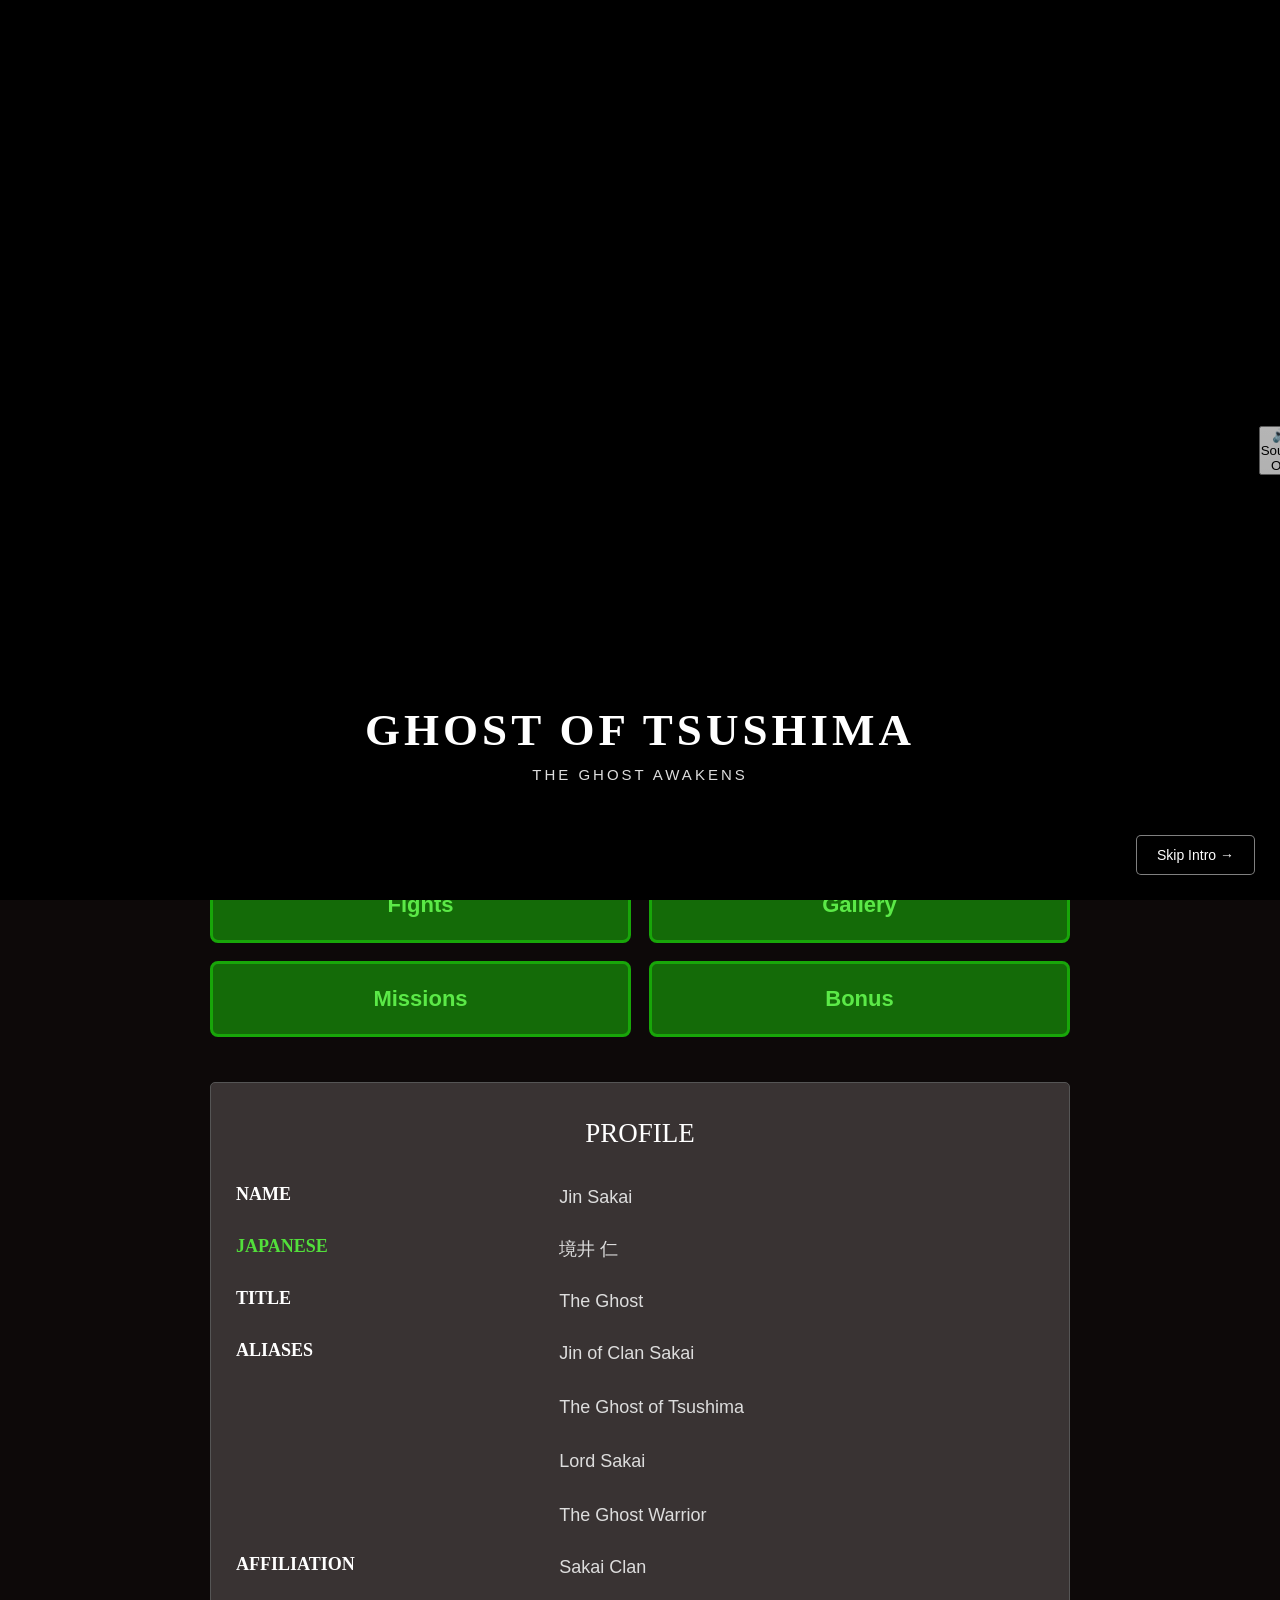
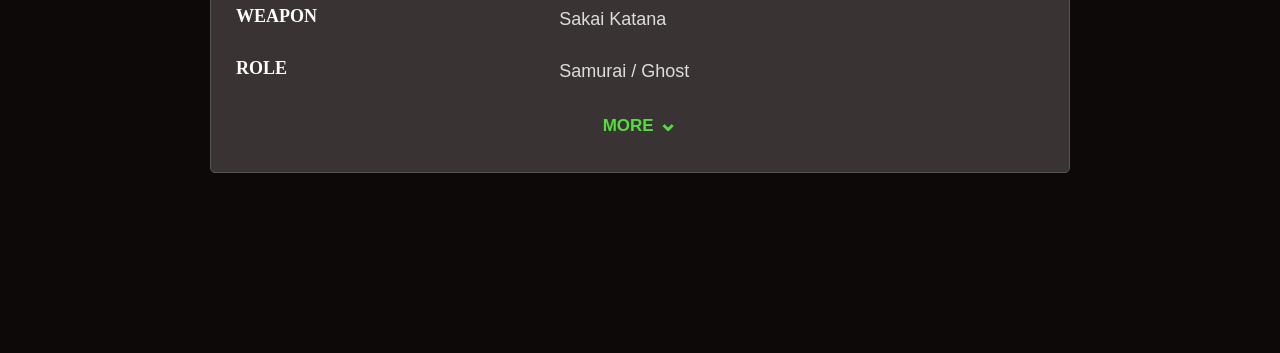
<file: GHOST TUSHIYMA/index.html>
<!DOCTYPE html>
<html lang="en">

<head>

    <meta charset="UTF-8">

    <meta name="viewport"
          content="width=device-width, initial-scale=1.0">

    <title>Jin Sakai | Ghost of Tsushima Wiki</title>

    <link rel="stylesheet" href="style.css">

</head>


<body>


<!-- =====================================================
     INTRO VIDEO
===================================================== -->

<div id="intro-screen">


    <video
        id="intro-video"
        autoplay
        muted
        playsinline
        preload="auto">

        <source src="videos/intro.mp4"
                type="video/mp4">

    </video>


    <div class="intro-overlay"></div>


    <div class="intro-title">

        <h1>
            GHOST OF TSUSHIMA
        </h1>

        <p>
            THE GHOST AWAKENS
        </p>

    </div>


    <!-- SOUND BUTTON -->

    <button
        id="sound-button"
        class="sound-button"
        onclick="enableSound()">

        🔊 Sound On

    </button>


    <!-- SKIP BUTTON -->

    <button
        class="skip-intro"
        onclick="skipIntro()">

        Skip Intro →

    </button>


</div>



<!-- =====================================================
     TOP HEADER
===================================================== -->

<header class="top-header">

    <div class="menu">
        ☰
    </div>

    <div class="logo">
        Ghost <span>Wiki</span>
    </div>

    <div class="header-icon">
        ⌕
    </div>

    <div class="header-icon">
        ♧
    </div>

    <div class="header-icon">
        ◉
    </div>

</header>



<!-- =====================================================
     WIKI HEADER
===================================================== -->

<div class="wiki-header">

    <div class="wiki-menu">
        ☷
    </div>

    <div class="wiki-heading">

        <h2>
            Jin Sakai
        </h2>

        <p>
            GHOST OF TSUSHIMA WIKI
        </p>

    </div>

    <div class="wiki-icon">
        ♡
    </div>

    <div class="wiki-icon">
        🔖
    </div>

</div>



<!-- =====================================================
     MAIN
===================================================== -->

<main class="container">


    <section class="hero">

        <div class="hero-text">

            <h1>
                Jin Sakai
            </h1>

            <p>
                The Ghost of Tsushima
            </p>

        </div>

    </section>



    <!-- =================================================
         NAVIGATION
    ================================================= -->

    <section class="button-grid">


        <a href="overview.html"
           class="wiki-button">

            Overview

        </a>


        <a href="relationship.html"
           class="wiki-button">

            Relationships

        </a>


        <a href="abilities.html"
           class="wiki-button">

            Abilities

        </a>


        <a href="weapons.html"
           class="wiki-button">

            Weapons

        </a>


        <a href="armor.html"
           class="wiki-button">

            Armor

        </a>


        <a href="quotes.html"
           class="wiki-button">

            Quotes

        </a>


        <a href="fights.html"
           class="wiki-button">

            Fights

        </a>


        <a href="gallery.html"
           class="wiki-button">

            Gallery

        </a>


        <a href="missions.html"
           class="wiki-button">

            Missions

        </a>


        <a href="bonus.html"
           class="wiki-button">

            Bonus

        </a>


    </section>



    <!-- =================================================
         PROFILE
    ================================================= -->

    <section class="profile">


        <div class="profile-title">
            PROFILE
        </div>


        <div class="profile-row">

            <div class="profile-label">
                NAME
            </div>

            <div class="profile-value">
                Jin Sakai
            </div>

        </div>


        <div class="profile-row">

            <div class="profile-label green">
                JAPANESE
            </div>

            <div class="profile-value">
                境井 仁
            </div>

        </div>


        <div class="profile-row">

            <div class="profile-label">
                TITLE
            </div>

            <div class="profile-value">
                The Ghost
            </div>

        </div>


        <div class="profile-row">

            <div class="profile-label">
                ALIASES
            </div>

            <div class="profile-value">

                Jin of Clan Sakai
                <br><br>

                The Ghost of Tsushima
                <br><br>

                Lord Sakai
                <br><br>

                The Ghost Warrior

            </div>

        </div>


        <div class="profile-row">

            <div class="profile-label">
                AFFILIATION
            </div>

            <div class="profile-value">
                Sakai Clan
            </div>

        </div>


        <div class="profile-row">

            <div class="profile-label">
                WEAPON
            </div>

            <div class="profile-value">
                Sakai Katana
            </div>

        </div>


        <div class="profile-row">

            <div class="profile-label">
                ROLE
            </div>

            <div class="profile-value">
                Samurai / Ghost
            </div>

        </div>


        <div class="more">

            MORE
            <span class="arrow">⌄</span>

        </div>


    </section>


</main>



<!-- =====================================================
     BOTTOM BAR
===================================================== -->

<div class="recommendations">


    <div class="recommend-tabs">

        <div class="recommend-tab active">
            Just for You
        </div>

        <div class="recommend-tab">
            Popular Pages
        </div>

        <div class="recommend-tab">
            Trending Pages
        </div>

    </div>



    <div class="recommend-cards">


        <a href="index.html"
           class="recommend-card">

            <img src="images/jin.jpg">

            <h3>
                Ghost of Tsushima Wiki
            </h3>

        </a>



        <a href="relationship.html"
           class="recommend-card">

            <img src="images/shimura.jpg">

            <h3>
                Lord Shimura
            </h3>

        </a>



        <a href="relationship.html"
           class="recommend-card">

            <img src="images/yuna.jpg">

            <h3>
                Yuna
            </h3>

        </a>



        <a href="fights.html"
           class="recommend-card">

            <img src="images/khotun.jpg">

            <h3>
                Khotun Khan
            </h3>

        </a>


    </div>

</div>



<!-- =====================================================
     JAVASCRIPT - INTRO VIDEO
===================================================== -->

<script>

const introScreen =
    document.getElementById("intro-screen");

const introVideo =
    document.getElementById("intro-video");

const soundButton =
    document.getElementById("sound-button");


/*
=====================================================
CHECK IF INTRO WAS ALREADY STARTED
IN THIS BROWSER TAB
=====================================================
*/

if (sessionStorage.getItem("ghostIntroPlayed") === "yes") {

    introScreen.classList.add("hide");

} else {

    /*
    Mark it immediately so pressing Back
    will NOT replay the intro.
    */

    sessionStorage.setItem(
        "ghostIntroPlayed",
        "yes"
    );

}


/*
=====================================================
ENABLE SOUND
=====================================================
*/

function enableSound() {

    introVideo.muted = false;

    introVideo.volume = 1;

    introVideo.play();

    soundButton.innerHTML = "🔊 Sound On";

}


/*
=====================================================
WHEN VIDEO COMPLETELY ENDS
=====================================================
*/

introVideo.addEventListener(
    "ended",
    function () {

        closeIntro();

    }
);


/*
=====================================================
SKIP INTRO
=====================================================
*/

function skipIntro() {

    introVideo.pause();

    closeIntro();

}


/*
=====================================================
CLOSE INTRO
=====================================================
*/

function closeIntro() {

    introScreen.classList.add("hide");

}

</script>


</body>

</html>
</file>
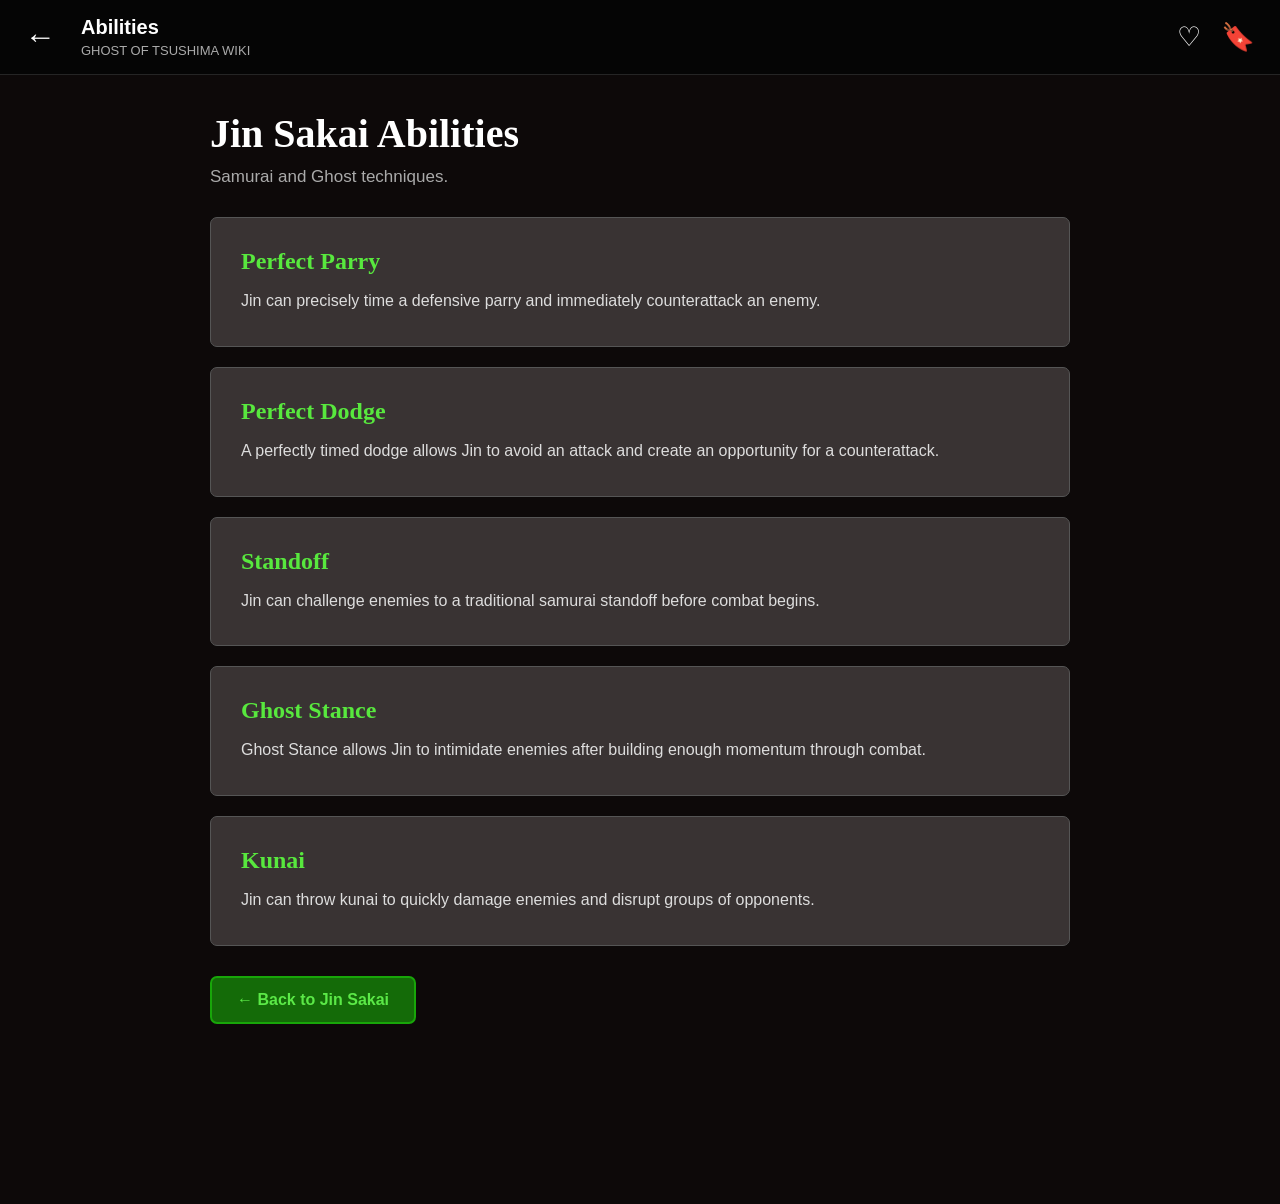
<file: GHOST TUSHIYMA/abilities.html>
<!DOCTYPE html>
<html lang="en">

<head>

<meta charset="UTF-8">
<meta name="viewport" content="width=device-width, initial-scale=1.0">

<title>Jin Sakai - Abilities</title>

<link rel="stylesheet" href="style.css">

</head>


<body>


<header class="wiki-header">

    <a href="index.html"
       class="wiki-menu"
       style="text-decoration:none;color:white;">
        ←
    </a>

    <div class="wiki-heading">

        <h2>Abilities</h2>

        <p>GHOST OF TSUSHIMA WIKI</p>

    </div>

    <div class="wiki-icon">♡</div>

    <div class="wiki-icon">🔖</div>

</header>



<main class="container">


<h1 class="page-title">
    Jin Sakai Abilities
</h1>

<p class="page-subtitle">
    Samurai and Ghost techniques.
</p>



<div class="content-box">

    <h2>
        Perfect Parry
    </h2>

    <p>
        Jin can precisely time a defensive parry and immediately
        counterattack an enemy.
    </p>

</div>



<div class="content-box">

    <h2>
        Perfect Dodge
    </h2>

    <p>
        A perfectly timed dodge allows Jin to avoid an attack and
        create an opportunity for a counterattack.
    </p>

</div>



<div class="content-box">

    <h2>
        Standoff
    </h2>

    <p>
        Jin can challenge enemies to a traditional samurai
        standoff before combat begins.
    </p>

</div>



<div class="content-box">

    <h2>
        Ghost Stance
    </h2>

    <p>
        Ghost Stance allows Jin to intimidate enemies after
        building enough momentum through combat.
    </p>

</div>



<div class="content-box">

    <h2>
        Kunai
    </h2>

    <p>
        Jin can throw kunai to quickly damage enemies and
        disrupt groups of opponents.
    </p>

</div>



<a href="index.html" class="back-button">
    ← Back to Jin Sakai
</a>


</main>

</body>

</html>
</file>
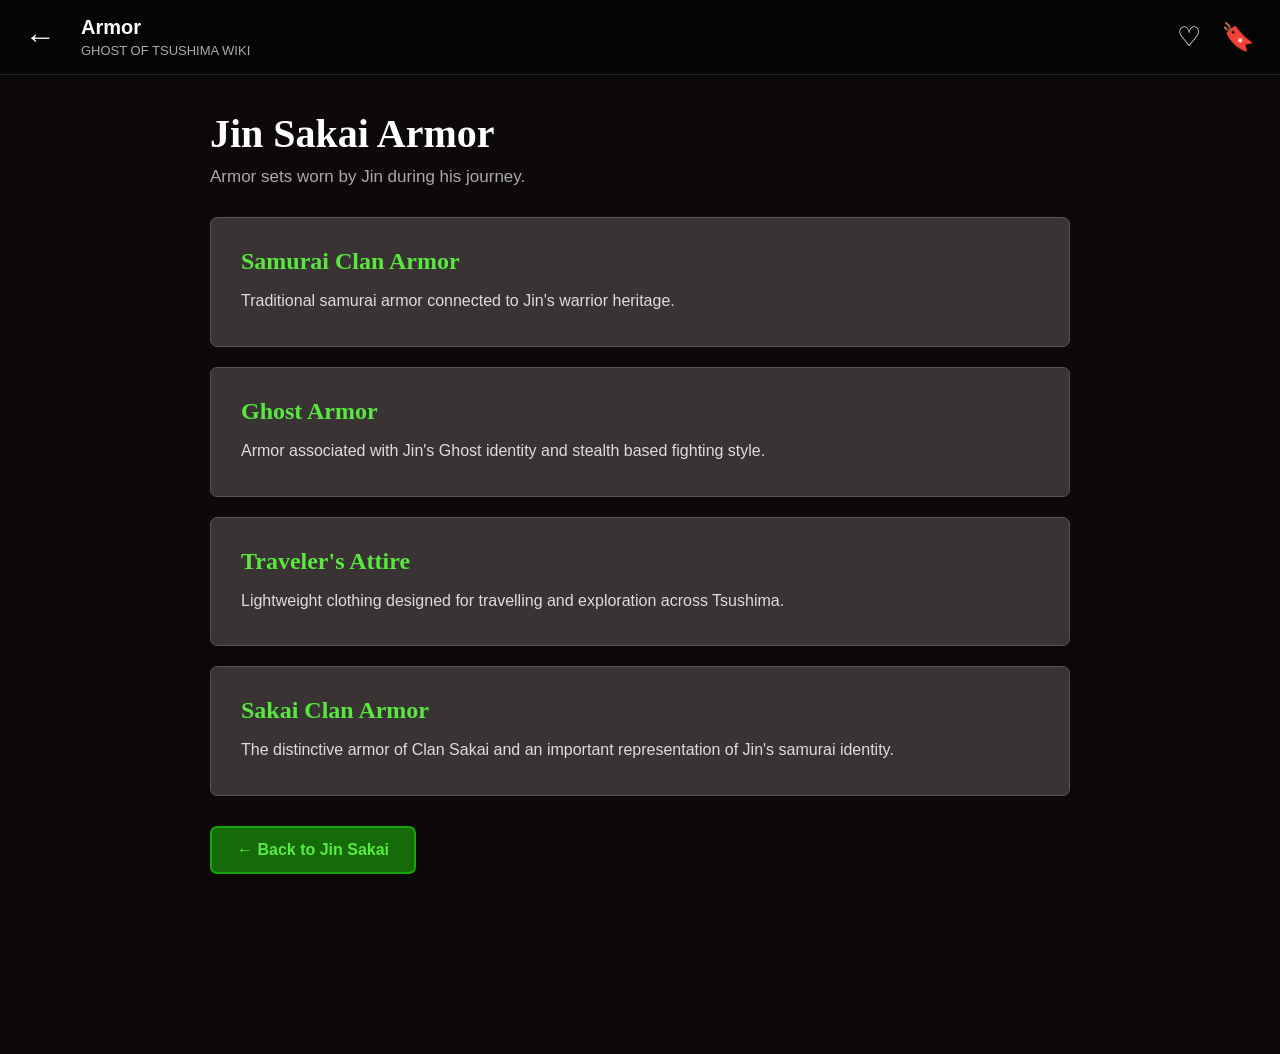
<file: GHOST TUSHIYMA/armor.html>
<!DOCTYPE html>
<html lang="en">

<head>

<meta charset="UTF-8">
<meta name="viewport" content="width=device-width, initial-scale=1.0">

<title>Jin Sakai - Armor</title>

<link rel="stylesheet" href="style.css">

</head>


<body>


<header class="wiki-header">

    <a href="index.html"
       class="wiki-menu"
       style="text-decoration:none;color:white;">
        ←
    </a>

    <div class="wiki-heading">

        <h2>Armor</h2>

        <p>GHOST OF TSUSHIMA WIKI</p>

    </div>

    <div class="wiki-icon">♡</div>

    <div class="wiki-icon">🔖</div>

</header>



<main class="container">


<h1 class="page-title">
    Jin Sakai Armor
</h1>

<p class="page-subtitle">
    Armor sets worn by Jin during his journey.
</p>



<div class="content-box">

    <h2>
        Samurai Clan Armor
    </h2>

    <p>
        Traditional samurai armor connected to Jin's warrior
        heritage.
    </p>

</div>



<div class="content-box">

    <h2>
        Ghost Armor
    </h2>

    <p>
        Armor associated with Jin's Ghost identity and stealth
        based fighting style.
    </p>

</div>



<div class="content-box">

    <h2>
        Traveler's Attire
    </h2>

    <p>
        Lightweight clothing designed for travelling and
        exploration across Tsushima.
    </p>

</div>



<div class="content-box">

    <h2>
        Sakai Clan Armor
    </h2>

    <p>
        The distinctive armor of Clan Sakai and an important
        representation of Jin's samurai identity.
    </p>

</div>



<a href="index.html" class="back-button">
    ← Back to Jin Sakai
</a>


</main>

</body>

</html>
</file>
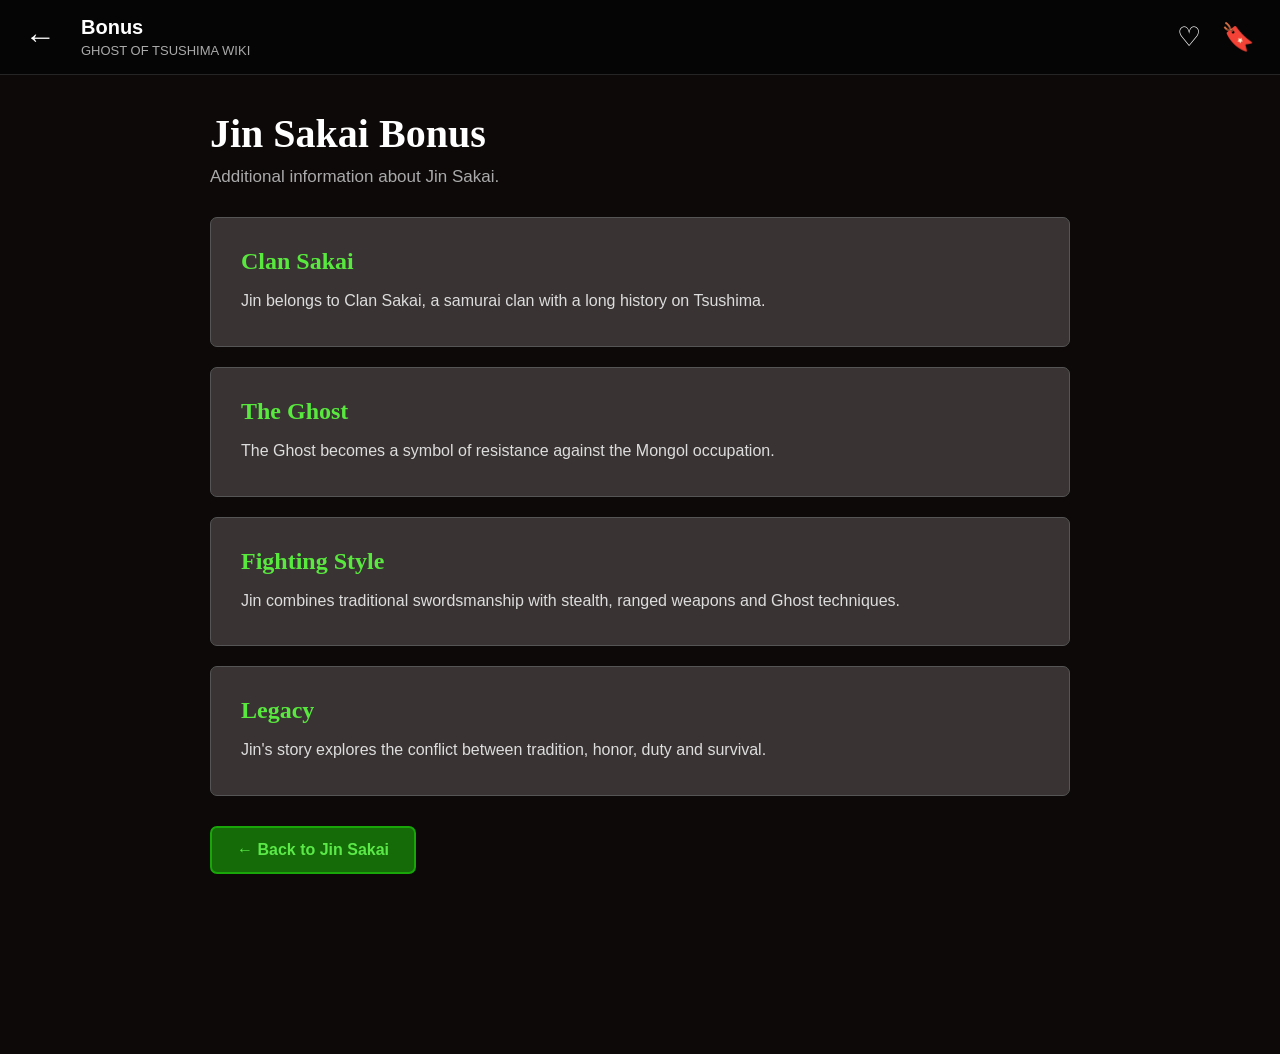
<file: GHOST TUSHIYMA/bonus.html>
<!DOCTYPE html>
<html lang="en">

<head>

<meta charset="UTF-8">
<meta name="viewport" content="width=device-width, initial-scale=1.0">

<title>Jin Sakai - Bonus</title>

<link rel="stylesheet" href="style.css">

</head>


<body>


<header class="wiki-header">

    <a href="index.html"
       class="wiki-menu"
       style="text-decoration:none;color:white;">
        ←
    </a>

    <div class="wiki-heading">

        <h2>Bonus</h2>

        <p>GHOST OF TSUSHIMA WIKI</p>

    </div>

    <div class="wiki-icon">♡</div>

    <div class="wiki-icon">🔖</div>

</header>



<main class="container">


<h1 class="page-title">
    Jin Sakai Bonus
</h1>

<p class="page-subtitle">
    Additional information about Jin Sakai.
</p>



<div class="content-box">

    <h2>
        Clan Sakai
    </h2>

    <p>
        Jin belongs to Clan Sakai, a samurai clan with a long
        history on Tsushima.
    </p>

</div>



<div class="content-box">

    <h2>
        The Ghost
    </h2>

    <p>
        The Ghost becomes a symbol of resistance against the
        Mongol occupation.
    </p>

</div>



<div class="content-box">

    <h2>
        Fighting Style
    </h2>

    <p>
        Jin combines traditional swordsmanship with stealth,
        ranged weapons and Ghost techniques.
    </p>

</div>



<div class="content-box">

    <h2>
        Legacy
    </h2>

    <p>
        Jin's story explores the conflict between tradition,
        honor, duty and survival.
    </p>

</div>



<a href="index.html" class="back-button">
    ← Back to Jin Sakai
</a>


</main>

</body>

</html>
</file>
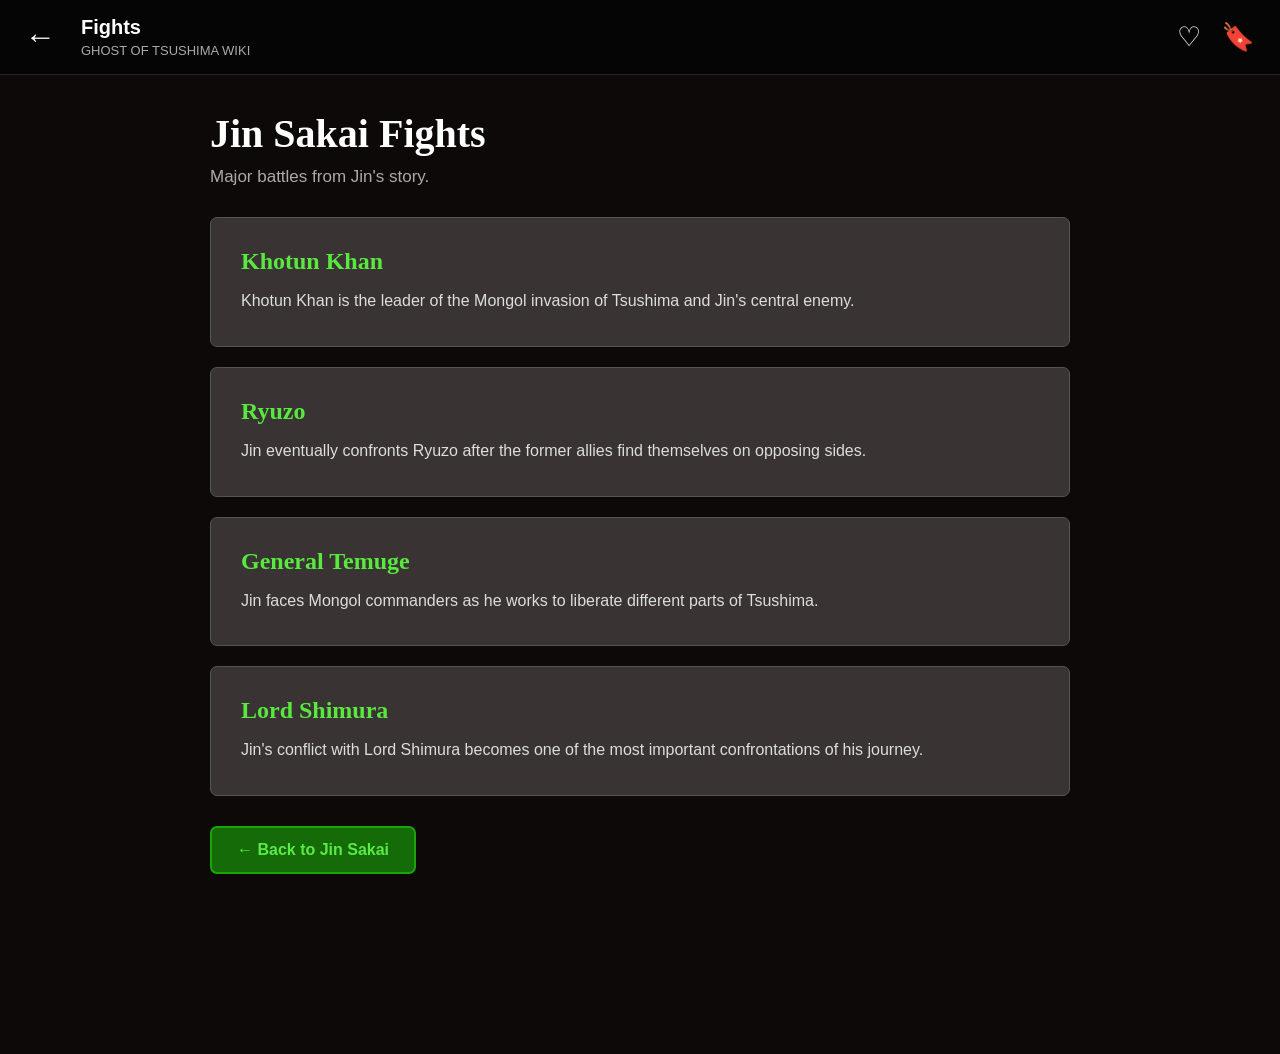
<file: GHOST TUSHIYMA/fights.html>
<!DOCTYPE html>
<html lang="en">

<head>

<meta charset="UTF-8">
<meta name="viewport" content="width=device-width, initial-scale=1.0">

<title>Jin Sakai - Fights</title>

<link rel="stylesheet" href="style.css">

</head>


<body>


<header class="wiki-header">

    <a href="index.html"
       class="wiki-menu"
       style="text-decoration:none;color:white;">
        ←
    </a>

    <div class="wiki-heading">

        <h2>Fights</h2>

        <p>GHOST OF TSUSHIMA WIKI</p>

    </div>

    <div class="wiki-icon">♡</div>

    <div class="wiki-icon">🔖</div>

</header>



<main class="container">


<h1 class="page-title">
    Jin Sakai Fights
</h1>

<p class="page-subtitle">
    Major battles from Jin's story.
</p>



<div class="content-box">

    <h2>
        Khotun Khan
    </h2>

    <p>
        Khotun Khan is the leader of the Mongol invasion of
        Tsushima and Jin's central enemy.
    </p>

</div>



<div class="content-box">

    <h2>
        Ryuzo
    </h2>

    <p>
        Jin eventually confronts Ryuzo after the former allies
        find themselves on opposing sides.
    </p>

</div>



<div class="content-box">

    <h2>
        General Temuge
    </h2>

    <p>
        Jin faces Mongol commanders as he works to liberate
        different parts of Tsushima.
    </p>

</div>



<div class="content-box">

    <h2>
        Lord Shimura
    </h2>

    <p>
        Jin's conflict with Lord Shimura becomes one of the
        most important confrontations of his journey.
    </p>

</div>



<a href="index.html" class="back-button">
    ← Back to Jin Sakai
</a>


</main>

</body>

</html>
</file>
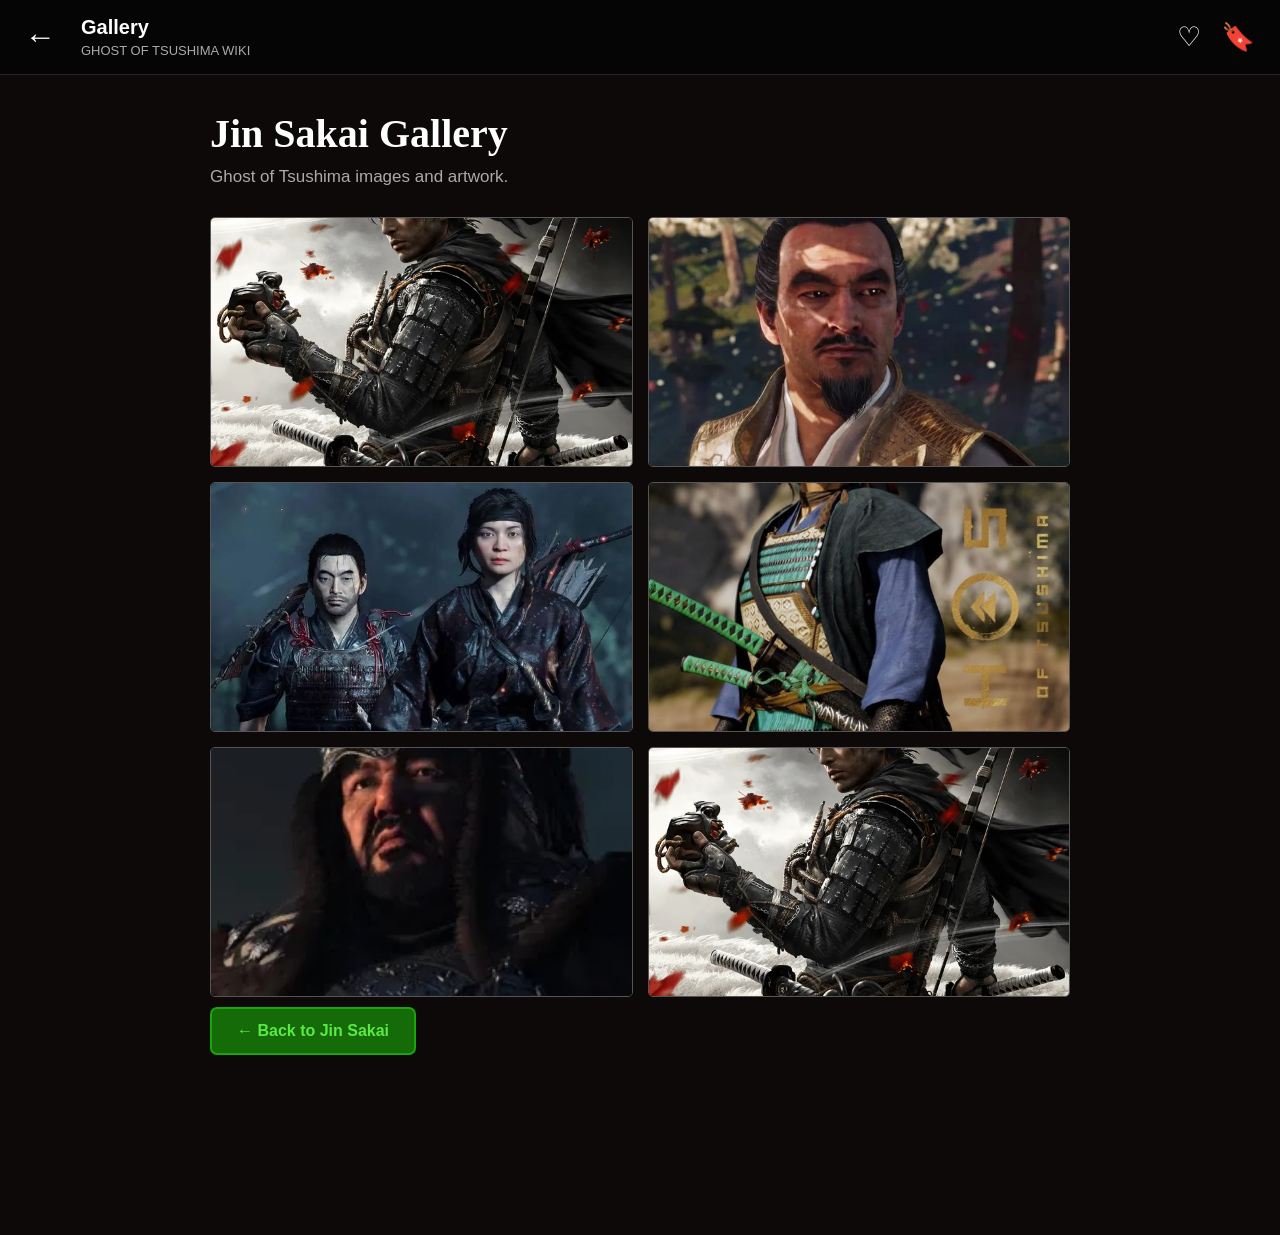
<file: GHOST TUSHIYMA/gallery.html>
<!DOCTYPE html>
<html lang="en">

<head>

<meta charset="UTF-8">
<meta name="viewport" content="width=device-width, initial-scale=1.0">

<title>Jin Sakai - Gallery</title>

<link rel="stylesheet" href="style.css">

</head>


<body>


<header class="wiki-header">

    <a href="index.html"
       class="wiki-menu"
       style="text-decoration:none;color:white;">
        ←
    </a>

    <div class="wiki-heading">

        <h2>Gallery</h2>

        <p>GHOST OF TSUSHIMA WIKI</p>

    </div>

    <div class="wiki-icon">♡</div>

    <div class="wiki-icon">🔖</div>

</header>



<main class="container">


<h1 class="page-title">
    Jin Sakai Gallery
</h1>

<p class="page-subtitle">
    Ghost of Tsushima images and artwork.
</p>



<div class="gallery">

    <img src="images/jin.jpg"
         alt="Jin Sakai">

    <img src="images/shimura.jpg"
         alt="Lord Shimura">

    <img src="images/yuna.jpg"
         alt="Yuna">

    <img src="images/masako.jpg"
         alt="Lady Masako">

    <img src="images/khotun.jpg"
         alt="Khotun Khan">

    <img src="images/jin.jpg"
         alt="Jin Sakai">

</div>



<a href="index.html" class="back-button">
    ← Back to Jin Sakai
</a>


</main>

</body>

</html>
</file>
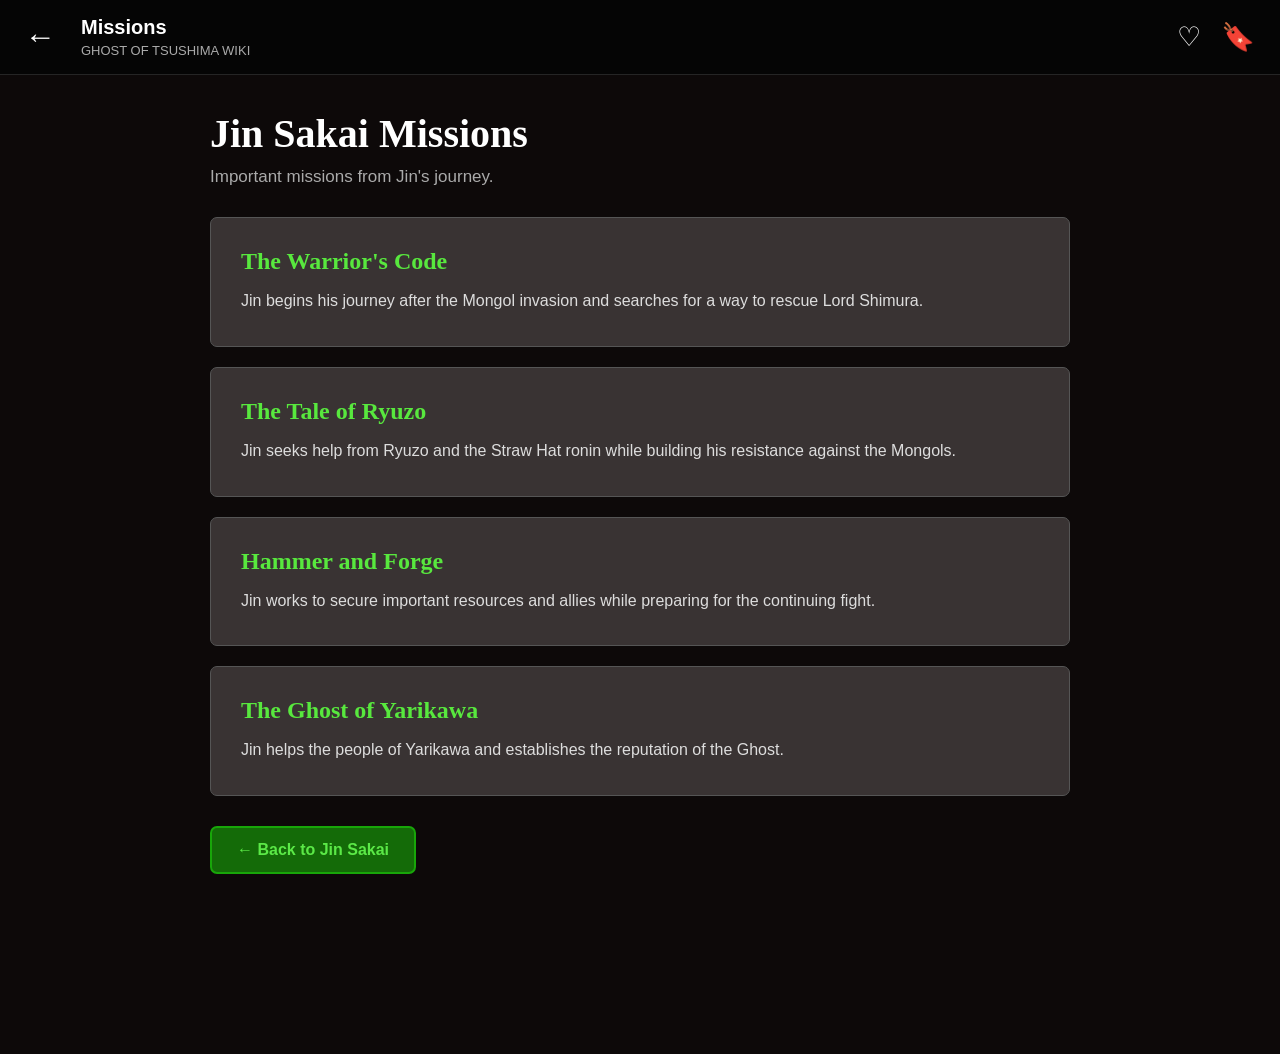
<file: GHOST TUSHIYMA/missions.html>
<!DOCTYPE html>
<html lang="en">

<head>

<meta charset="UTF-8">
<meta name="viewport" content="width=device-width, initial-scale=1.0">

<title>Jin Sakai - Missions</title>

<link rel="stylesheet" href="style.css">

</head>


<body>


<header class="wiki-header">

    <a href="index.html"
       class="wiki-menu"
       style="text-decoration:none;color:white;">
        ←
    </a>

    <div class="wiki-heading">

        <h2>Missions</h2>

        <p>GHOST OF TSUSHIMA WIKI</p>

    </div>

    <div class="wiki-icon">♡</div>

    <div class="wiki-icon">🔖</div>

</header>



<main class="container">


<h1 class="page-title">
    Jin Sakai Missions
</h1>

<p class="page-subtitle">
    Important missions from Jin's journey.
</p>



<div class="content-box">

    <h2>
        The Warrior's Code
    </h2>

    <p>
        Jin begins his journey after the Mongol invasion and
        searches for a way to rescue Lord Shimura.
    </p>

</div>



<div class="content-box">

    <h2>
        The Tale of Ryuzo
    </h2>

    <p>
        Jin seeks help from Ryuzo and the Straw Hat ronin while
        building his resistance against the Mongols.
    </p>

</div>



<div class="content-box">

    <h2>
        Hammer and Forge
    </h2>

    <p>
        Jin works to secure important resources and allies while
        preparing for the continuing fight.
    </p>

</div>



<div class="content-box">

    <h2>
        The Ghost of Yarikawa
    </h2>

    <p>
        Jin helps the people of Yarikawa and establishes the
        reputation of the Ghost.
    </p>

</div>



<a href="index.html" class="back-button">
    ← Back to Jin Sakai
</a>


</main>

</body>

</html>
</file>
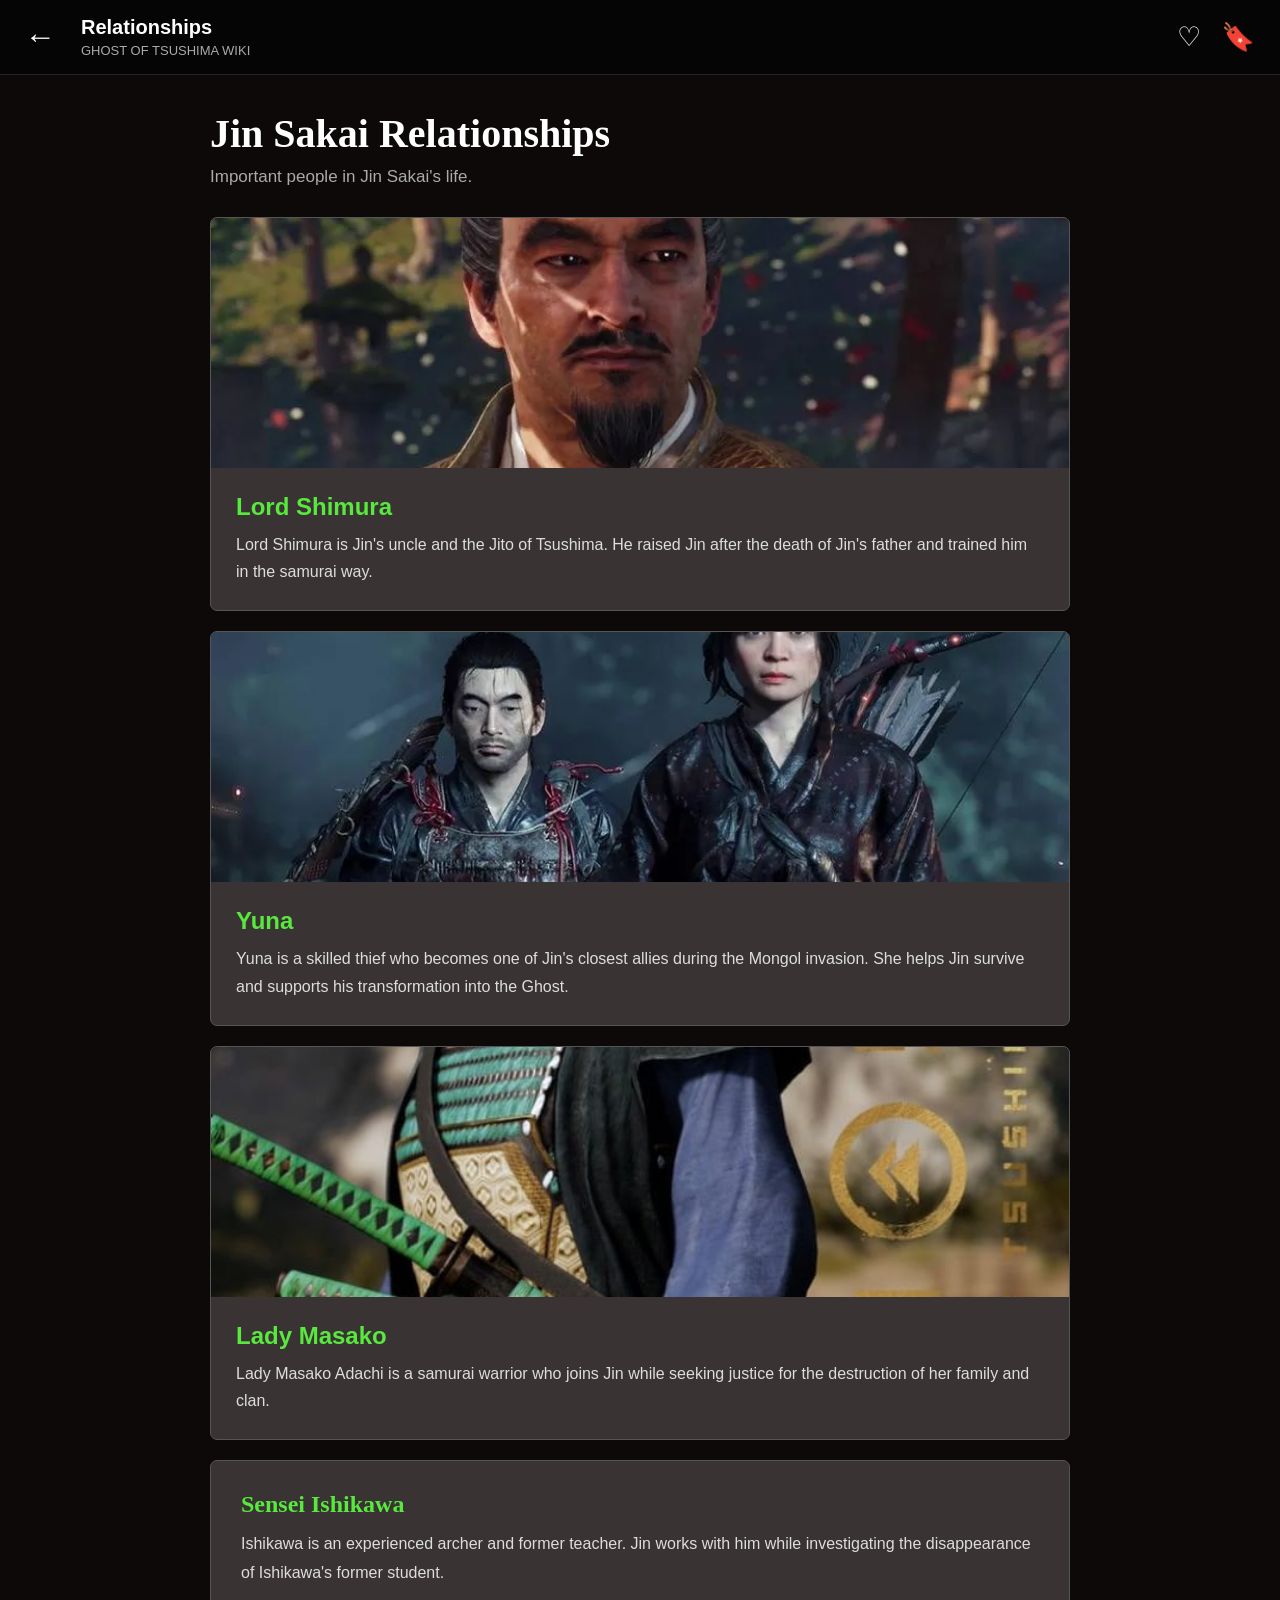
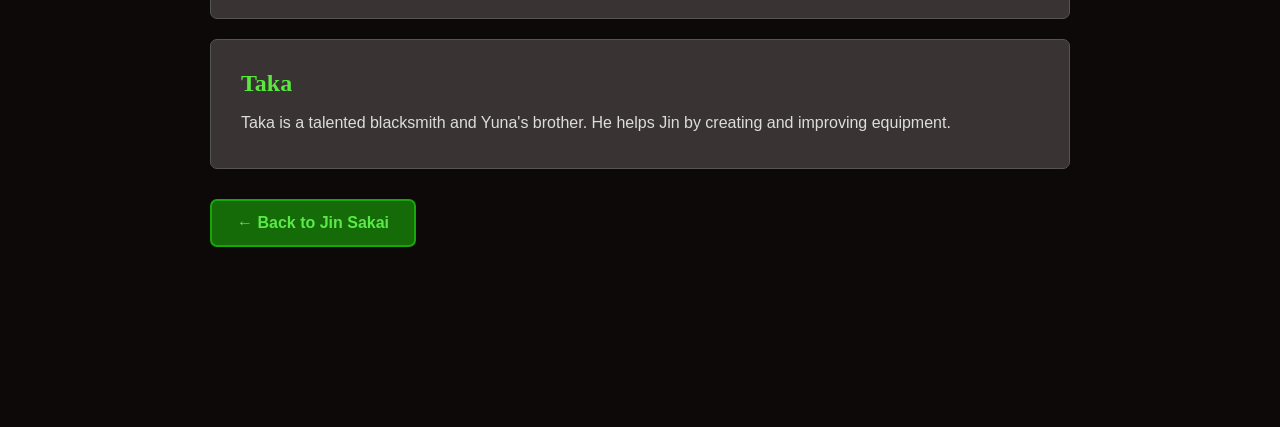
<file: GHOST TUSHIYMA/overview.html>
<!DOCTYPE html>
<html lang="en">

<head>

<meta charset="UTF-8">
<meta name="viewport" content="width=device-width, initial-scale=1.0">

<title>Jin Sakai - Relationships</title>

<link rel="stylesheet" href="style.css">

</head>


<body>


<header class="wiki-header">

    <a href="index.html"
       class="wiki-menu"
       style="text-decoration:none;color:white;">
        ←
    </a>

    <div class="wiki-heading">

        <h2>Relationships</h2>

        <p>GHOST OF TSUSHIMA WIKI</p>

    </div>

    <div class="wiki-icon">♡</div>

    <div class="wiki-icon">🔖</div>

</header>



<main class="container">


<h1 class="page-title">
    Jin Sakai Relationships
</h1>

<p class="page-subtitle">
    Important people in Jin Sakai's life.
</p>



<div class="info-card">

    <img src="images/shimura.jpg">

    <div class="info-card-content">

        <h2>
            Lord Shimura
        </h2>

        <p>
            Lord Shimura is Jin's uncle and the Jito of Tsushima.
            He raised Jin after the death of Jin's father and
            trained him in the samurai way.
        </p>

    </div>

</div>



<div class="info-card">

    <img src="images/yuna.jpg">

    <div class="info-card-content">

        <h2>
            Yuna
        </h2>

        <p>
            Yuna is a skilled thief who becomes one of Jin's
            closest allies during the Mongol invasion. She helps
            Jin survive and supports his transformation into
            the Ghost.
        </p>

    </div>

</div>



<div class="info-card">

    <img src="images/masako.jpg">

    <div class="info-card-content">

        <h2>
            Lady Masako
        </h2>

        <p>
            Lady Masako Adachi is a samurai warrior who joins
            Jin while seeking justice for the destruction of
            her family and clan.
        </p>

    </div>

</div>



<div class="content-box">

    <h2>
        Sensei Ishikawa
    </h2>

    <p>
        Ishikawa is an experienced archer and former teacher.
        Jin works with him while investigating the disappearance
        of Ishikawa's former student.
    </p>

</div>



<div class="content-box">

    <h2>
        Taka
    </h2>

    <p>
        Taka is a talented blacksmith and Yuna's brother.
        He helps Jin by creating and improving equipment.
    </p>

</div>



<a href="index.html" class="back-button">
    ← Back to Jin Sakai
</a>


</main>

</body>

</html>
</file>
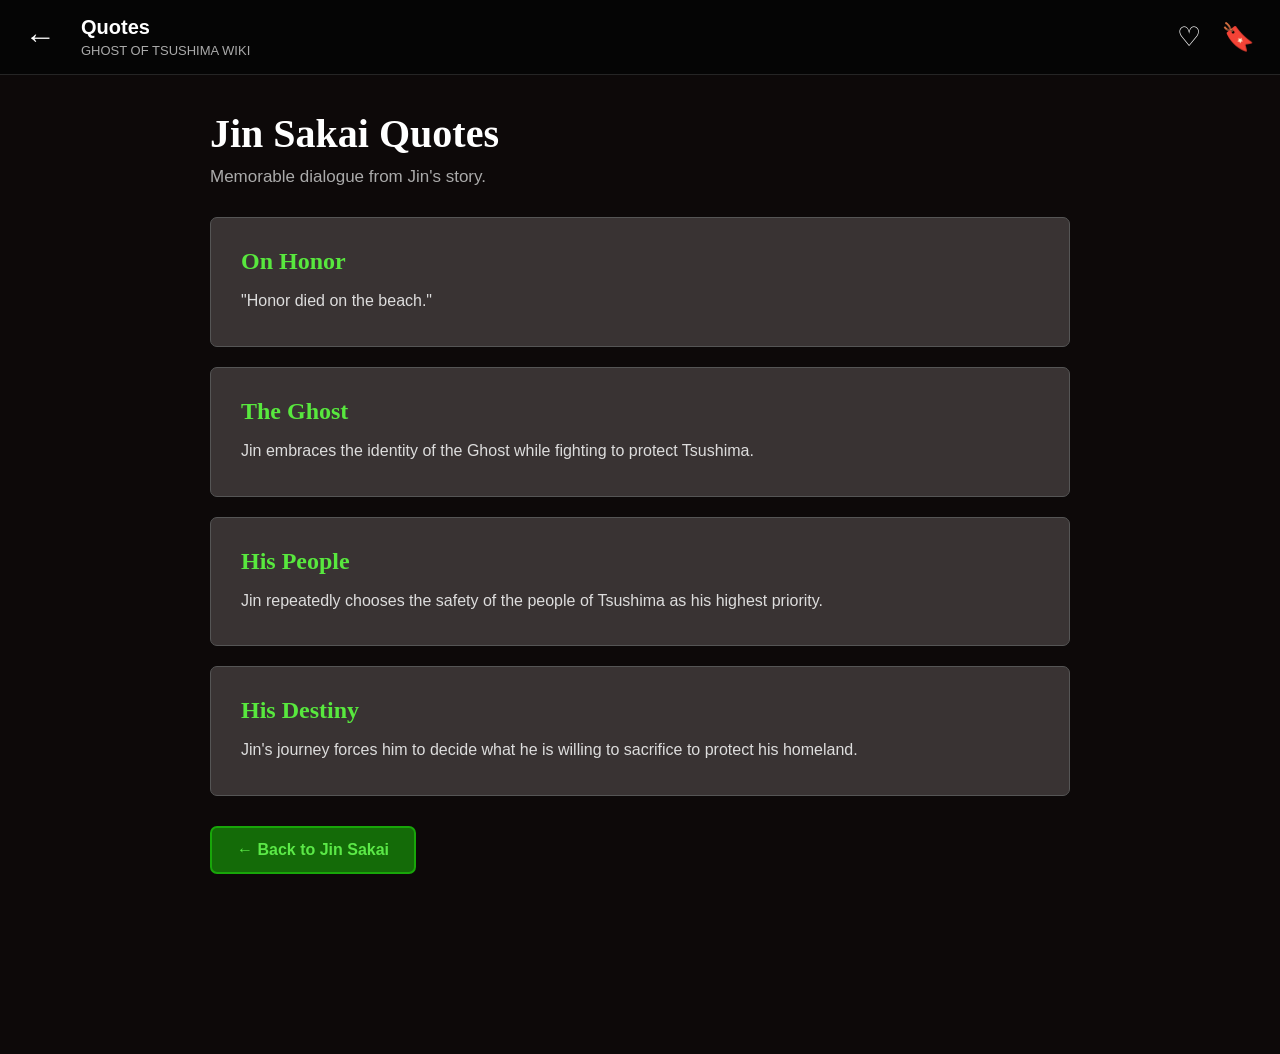
<file: GHOST TUSHIYMA/quotes.html>
<!DOCTYPE html>
<html lang="en">

<head>

<meta charset="UTF-8">
<meta name="viewport" content="width=device-width, initial-scale=1.0">

<title>Jin Sakai - Quotes</title>

<link rel="stylesheet" href="style.css">

</head>


<body>


<header class="wiki-header">

    <a href="index.html"
       class="wiki-menu"
       style="text-decoration:none;color:white;">
        ←
    </a>

    <div class="wiki-heading">

        <h2>Quotes</h2>

        <p>GHOST OF TSUSHIMA WIKI</p>

    </div>

    <div class="wiki-icon">♡</div>

    <div class="wiki-icon">🔖</div>

</header>



<main class="container">


<h1 class="page-title">
    Jin Sakai Quotes
</h1>

<p class="page-subtitle">
    Memorable dialogue from Jin's story.
</p>



<div class="content-box">

    <h2>
        On Honor
    </h2>

    <p>
        "Honor died on the beach."
    </p>

</div>



<div class="content-box">

    <h2>
        The Ghost
    </h2>

    <p>
        Jin embraces the identity of the Ghost while fighting
        to protect Tsushima.
    </p>

</div>



<div class="content-box">

    <h2>
        His People
    </h2>

    <p>
        Jin repeatedly chooses the safety of the people of
        Tsushima as his highest priority.
    </p>

</div>



<div class="content-box">

    <h2>
        His Destiny
    </h2>

    <p>
        Jin's journey forces him to decide what he is willing
        to sacrifice to protect his homeland.
    </p>

</div>



<a href="index.html" class="back-button">
    ← Back to Jin Sakai
</a>


</main>

</body>

</html>
</file>
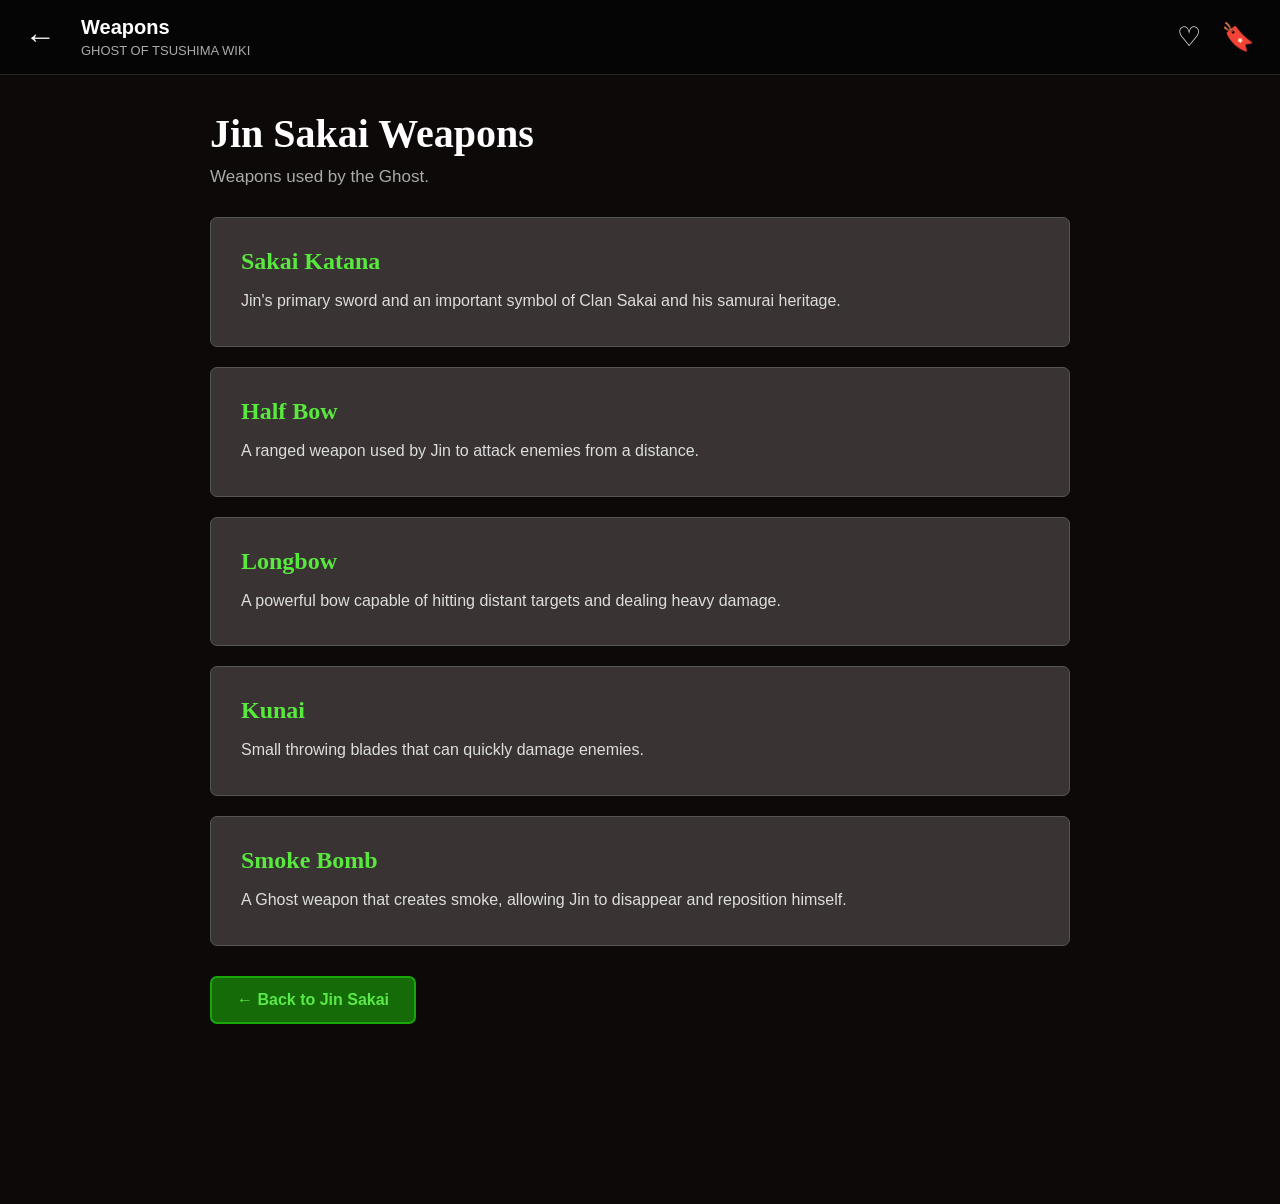
<file: GHOST TUSHIYMA/weapons.html>
<!DOCTYPE html>
<html lang="en">

<head>

<meta charset="UTF-8">
<meta name="viewport" content="width=device-width, initial-scale=1.0">

<title>Jin Sakai - Weapons</title>

<link rel="stylesheet" href="style.css">

</head>


<body>


<header class="wiki-header">

    <a href="index.html"
       class="wiki-menu"
       style="text-decoration:none;color:white;">
        ←
    </a>

    <div class="wiki-heading">

        <h2>Weapons</h2>

        <p>GHOST OF TSUSHIMA WIKI</p>

    </div>

    <div class="wiki-icon">♡</div>

    <div class="wiki-icon">🔖</div>

</header>



<main class="container">


<h1 class="page-title">
    Jin Sakai Weapons
</h1>

<p class="page-subtitle">
    Weapons used by the Ghost.
</p>



<div class="content-box">

    <h2>
        Sakai Katana
    </h2>

    <p>
        Jin's primary sword and an important symbol of Clan Sakai
        and his samurai heritage.
    </p>

</div>



<div class="content-box">

    <h2>
        Half Bow
    </h2>

    <p>
        A ranged weapon used by Jin to attack enemies from a
        distance.
    </p>

</div>



<div class="content-box">

    <h2>
        Longbow
    </h2>

    <p>
        A powerful bow capable of hitting distant targets and
        dealing heavy damage.
    </p>

</div>



<div class="content-box">

    <h2>
        Kunai
    </h2>

    <p>
        Small throwing blades that can quickly damage enemies.
    </p>

</div>



<div class="content-box">

    <h2>
        Smoke Bomb
    </h2>

    <p>
        A Ghost weapon that creates smoke, allowing Jin to
        disappear and reposition himself.
    </p>

</div>



<a href="index.html" class="back-button">
    ← Back to Jin Sakai
</a>


</main>

</body>

</html>
</file>
<file: GHOST TUSHIYMA/style.css>
/* =====================================================
   GHOST OF TSUSHIMA WIKI
   SHARED WEBSITE CSS
===================================================== */

* {
    margin: 0;
    padding: 0;
    box-sizing: border-box;
}

html {
    scroll-behavior: smooth;
}

body {
    background: #0d0909;
    color: white;
    font-family: Arial, Helvetica, sans-serif;
    min-height: 100vh;
}


/* =====================================================
   FULL SCREEN INTRO VIDEO
===================================================== */

#intro-screen {
    position: fixed;

    top: 0;
    left: 0;

    width: 100%;
    height: 100vh;
    height: 100dvh;

    background: #000;

    z-index: 99999;

    overflow: hidden;

    display: flex;
    justify-content: center;
    align-items: center;

    opacity: 1;
    visibility: visible;

    transition:
        opacity 1s ease,
        visibility 1s ease;
}

#intro-screen.hide {
    opacity: 0;
    visibility: hidden;
    pointer-events: none;
}


/* VIDEO */

#intro-video {
    width: 100%;
    height: 100%;

    object-fit: cover;

    display: block;
}


/* DARK VIDEO OVERLAY */

.intro-overlay {
    position: absolute;

    top: 0;
    left: 0;

    width: 100%;
    height: 100%;

    background:
        linear-gradient(
            to bottom,
            rgba(0,0,0,0.10),
            rgba(0,0,0,0.40)
        );

    pointer-events: none;
}


/* INTRO TEXT */

.intro-title {
    position: absolute;

    left: 50%;
    bottom: 13%;

    transform: translateX(-50%);

    text-align: center;

    z-index: 2;

    width: 90%;

    text-shadow:
        0 2px 12px #000;
}

.intro-title h1 {
    font-family: Georgia, serif;

    font-size: 45px;

    letter-spacing: 4px;
}

.intro-title p {
    margin-top: 10px;

    font-size: 15px;

    color: #ddd;

    letter-spacing: 3px;
}


/* =====================================================
   SOUND BUTTON
===================================================== */

.sound-intro {
    position: absolute;

    right: 25px;
    bottom: 75px;

    z-index: 5;

    padding: 11px 20px;

    background: rgba(0,0,0,0.65);

    color: white;

    border: 1px solid rgba(255,255,255,0.5);

    border-radius: 5px;

    cursor: pointer;

    font-size: 14px;
}

.sound-intro:hover {
    background: rgba(255,255,255,0.18);
}


/* SKIP BUTTON */

.skip-intro {
    position: absolute;

    right: 25px;
    bottom: 25px;

    z-index: 5;

    padding: 11px 20px;

    background: rgba(0,0,0,0.65);

    color: white;

    border: 1px solid rgba(255,255,255,0.5);

    border-radius: 5px;

    cursor: pointer;

    font-size: 14px;
}

.skip-intro:hover {
    background: rgba(255,255,255,0.18);
}


/* =====================================================
   TOP HEADER
===================================================== */

.top-header {
    height: 65px;

    background: #050505;

    display: flex;
    align-items: center;

    padding: 0 22px;

    gap: 22px;

    border-bottom: 1px solid #222;

    position: sticky;
    top: 0;

    z-index: 1000;
}

.menu {
    font-size: 31px;
    cursor: pointer;
}

.logo {
    flex: 1;

    font-size: 25px;

    font-weight: bold;
}

.logo span {
    color: #e63946;
}

.header-icon {
    font-size: 25px;

    cursor: pointer;
}


/* =====================================================
   WIKI HEADER
===================================================== */

.wiki-header {
    height: 75px;

    background: #050505;

    display: flex;
    align-items: center;

    padding: 0 25px;

    border-bottom: 1px solid #252525;
}

.wiki-menu {
    font-size: 31px;

    margin-right: 25px;
}

.wiki-heading {
    flex: 1;
}

.wiki-heading h2 {
    font-size: 20px;
}

.wiki-heading p {
    font-size: 13px;

    color: #aaa;

    margin-top: 4px;
}

.wiki-icon {
    font-size: 27px;

    margin-left: 20px;

    cursor: pointer;
}


/* =====================================================
   MAIN CONTAINER
===================================================== */

.container {
    max-width: 900px;

    margin: auto;

    padding: 35px 20px 180px;
}


/* =====================================================
   HERO
===================================================== */

.hero {
    height: 370px;

    border: 1px solid #555;

    border-radius: 5px;

    background-image:
        linear-gradient(
            rgba(0,0,0,0.05),
            rgba(0,0,0,0.55)
        ),
        url("images/jin.jpg");

    background-size: cover;

    background-position: center;

    display: flex;

    align-items: flex-end;

    padding: 35px;
}

.hero-text h1 {
    font-family: Georgia, serif;

    font-size: 48px;

    text-shadow:
        2px 2px 8px #000;
}

.hero-text p {
    margin-top: 7px;

    font-size: 18px;

    color: #ddd;
}


/* =====================================================
   BUTTON GRID
===================================================== */

.button-grid {
    display: grid;

    grid-template-columns: 1fr 1fr;

    gap: 18px;

    margin-top: 40px;
}

.wiki-button {
    height: 76px;

    background: #146b08;

    border: 3px solid #18a609;

    border-radius: 8px;

    display: flex;

    align-items: center;
    justify-content: center;

    color: #5be947;

    text-decoration: none;

    font-size: 22px;

    font-weight: bold;

    transition: 0.2s;
}

.wiki-button:hover {
    background: #1d850e;

    transform: scale(1.02);

    box-shadow:
        0 0 12px rgba(40,220,20,0.3);
}


/* =====================================================
   PROFILE
===================================================== */

.profile {
    margin-top: 45px;

    background: #393333;

    border: 1px solid #555;

    border-radius: 5px;

    padding: 35px 25px;
}

.profile-title {
    text-align: center;

    font-family: Georgia, serif;

    font-size: 27px;

    margin-bottom: 35px;
}

.profile-row {
    display: grid;

    grid-template-columns: 40% 60%;

    margin-bottom: 25px;

    font-size: 18px;
}

.profile-label {
    font-family: Georgia, serif;

    font-weight: bold;
}

.profile-value {
    color: #ddd;

    line-height: 1.5;
}

.green {
    color: #52df3b;
}

.more {
    text-align: center;

    color: #52df3b;

    font-size: 17px;

    font-weight: bold;

    margin-top: 25px;
}

.arrow {
    font-size: 23px;
}


/* =====================================================
   CONTENT PAGES
===================================================== */

.page-title {
    font-family: Georgia, serif;

    font-size: 40px;

    margin-bottom: 10px;
}

.page-subtitle {
    color: #aaa;

    font-size: 17px;

    margin-bottom: 30px;
}

.content-box {
    background: #393333;

    border: 1px solid #555;

    border-radius: 7px;

    padding: 30px;

    margin-bottom: 20px;
}

.content-box h2 {
    color: #58e83e;

    font-family: Georgia, serif;

    margin-bottom: 12px;
}

.content-box p {
    color: #ddd;

    line-height: 1.8;

    margin-bottom: 22px;

    font-size: 16px;
}

.content-box p:last-child {
    margin-bottom: 0;
}


/* =====================================================
   IMAGE CARDS
===================================================== */

.info-card {
    background: #393333;

    border: 1px solid #555;

    border-radius: 7px;

    overflow: hidden;

    margin-bottom: 20px;
}

.info-card img {
    width: 100%;

    height: 250px;

    object-fit: cover;

    display: block;
}

.info-card-content {
    padding: 25px;
}

.info-card h2 {
    color: #58e83e;

    margin-bottom: 10px;
}

.info-card p {
    color: #ddd;

    line-height: 1.7;
}


/* =====================================================
   GALLERY
===================================================== */

.gallery {
    display: grid;

    grid-template-columns: 1fr 1fr;

    gap: 15px;
}

.gallery img {
    width: 100%;

    height: 250px;

    object-fit: cover;

    border-radius: 5px;

    border: 1px solid #555;

    transition: 0.2s;
}

.gallery img:hover {
    transform: scale(1.02);
}


/* =====================================================
   BACK BUTTON
===================================================== */

.back-button {
    display: inline-block;

    margin-top: 10px;

    padding: 13px 25px;

    background: #146b08;

    border: 2px solid #18a609;

    border-radius: 7px;

    color: #5be947;

    text-decoration: none;

    font-weight: bold;

    transition: 0.2s;
}

.back-button:hover {
    background: #1d850e;
}


/* =====================================================
   BOTTOM RECOMMENDATION BAR
===================================================== */

.recommendations {
    position: fixed;

    bottom: 0;
    left: 0;

    width: 100%;

    background: #171717;

    border-top: 1px solid #333;

    z-index: 2000;

    padding: 14px 20px 18px;
}

.recommend-tabs {
    display: flex;

    gap: 10px;

    overflow-x: auto;

    margin-bottom: 14px;
}

.recommend-tabs::-webkit-scrollbar {
    display: none;
}

.recommend-tab {
    white-space: nowrap;

    background: #252525;

    padding: 12px 20px;

    border-radius: 25px;

    color: #ddd;

    font-size: 17px;
}

.recommend-tab.active {
    background: #444;

    color: white;

    font-weight: bold;
}

.recommend-cards {
    display: flex;

    gap: 15px;

    overflow-x: auto;
}

.recommend-cards::-webkit-scrollbar {
    display: none;
}

.recommend-card {
    min-width: 230px;

    background: #202020;

    padding: 10px;

    border-radius: 7px;

    text-decoration: none;

    color: white;
}

.recommend-card img {
    width: 100%;

    height: 120px;

    object-fit: cover;

    border-radius: 4px;
}

.recommend-card h3 {
    font-size: 17px;

    margin-top: 10px;

    line-height: 1.3;
}


/* =====================================================
   MOBILE
===================================================== */

@media (max-width: 600px) {

    .top-header {
        height: 60px;

        padding: 0 15px;

        gap: 14px;
    }

    .logo {
        font-size: 21px;
    }

    .header-icon {
        font-size: 22px;
    }

    .wiki-header {
        height: 75px;

        padding: 0 18px;
    }

    .wiki-menu {
        font-size: 27px;

        margin-right: 18px;
    }

    .wiki-heading h2 {
        font-size: 18px;
    }

    .wiki-heading p {
        font-size: 11px;
    }

    .wiki-icon {
        font-size: 23px;

        margin-left: 12px;
    }

    .container {
        padding: 25px 20px 180px;
    }

    .hero {
        height: 300px;

        padding: 25px;
    }

    .hero-text h1 {
        font-size: 37px;
    }

    .hero-text p {
        font-size: 15px;
    }

    .button-grid {
        gap: 14px;
    }

    .wiki-button {
        height: 68px;

        font-size: 17px;
    }

    .profile {
        padding: 30px 20px;
    }

    .profile-row {
        grid-template-columns: 40% 60%;

        font-size: 15px;
    }

    .page-title {
        font-size: 32px;
    }

    .content-box {
        padding: 22px;
    }

    .info-card img {
        height: 210px;
    }

    .gallery {
        grid-template-columns: 1fr;
    }

    .gallery img {
        height: 220px;
    }

    .recommendations {
        padding: 12px 15px 15px;
    }

    .recommend-card {
        min-width: 210px;
    }

    .intro-title h1 {
        font-size: 29px;
        letter-spacing: 2px;
    }

    .intro-title p {
        font-size: 11px;
        letter-spacing: 2px;
    }

    .skip-intro {
        right: 15px;
        bottom: 15px;

        padding: 9px 16px;
    }


    /* SOUND BUTTON - MOBILE */

    .sound-intro {
        right: 15px;
        bottom: 65px;

        padding: 9px 16px;
    }

}
<!DOCTYPE html>
<html lang="en">

<head>

    <meta charset="UTF-8">

    <meta name="viewport"
          content="width=device-width, initial-scale=1.0">

    <title>Jin Sakai | Ghost of Tsushima Wiki</title>

    <link rel="stylesheet" href="style.css">

</head>


<body>


<!-- =====================================================
     INTRO VIDEO
===================================================== -->

<div id="intro-screen">


    <video
        id="intro-video"
        autoplay
        muted
        playsinline
        preload="auto">

        <source src="videos/intro.mp4"
                type="video/mp4">

    </video>


    <div class="intro-overlay"></div>


    <div class="intro-title">

        <h1>
            GHOST OF TSUSHIMA
        </h1>

        <p>
            THE GHOST AWAKENS
        </p>

    </div>


    <!-- SOUND BUTTON -->

    <button
        id="sound-button"
        class="sound-button"
        onclick="enableSound()">

        🔊 Sound On

    </button>


    <!-- SKIP BUTTON -->

    <button
        class="skip-intro"
        onclick="skipIntro()">

        Skip Intro →

    </button>


</div>



<!-- =====================================================
     TOP HEADER
===================================================== -->

<header class="top-header">

    <div class="menu">
        ☰
    </div>

    <div class="logo">
        Ghost <span>Wiki</span>
    </div>

    <div class="header-icon">
        ⌕
    </div>

    <div class="header-icon">
        ♧
    </div>

    <div class="header-icon">
        ◉
    </div>

</header>



<!-- =====================================================
     WIKI HEADER
===================================================== -->

<div class="wiki-header">

    <div class="wiki-menu">
        ☷
    </div>

    <div class="wiki-heading">

        <h2>
            Jin Sakai
        </h2>

        <p>
            GHOST OF TSUSHIMA WIKI
        </p>

    </div>

    <div class="wiki-icon">
        ♡
    </div>

    <div class="wiki-icon">
        🔖
    </div>

</div>



<!-- =====================================================
     MAIN
===================================================== -->

<main class="container">


    <section class="hero">

        <div class="hero-text">

            <h1>
                Jin Sakai
            </h1>

            <p>
                The Ghost of Tsushima
            </p>

        </div>

    </section>



    <!-- =================================================
         NAVIGATION
    ================================================= -->

    <section class="button-grid">


        <a href="overview.html"
           class="wiki-button">

            Overview

        </a>


        <a href="relationship.html"
           class="wiki-button">

            Relationships

        </a>


        <a href="abilities.html"
           class="wiki-button">

            Abilities

        </a>


        <a href="weapons.html"
           class="wiki-button">

            Weapons

        </a>


        <a href="armor.html"
           class="wiki-button">

            Armor

        </a>


        <a href="quotes.html"
           class="wiki-button">

            Quotes

        </a>


        <a href="fights.html"
           class="wiki-button">

            Fights

        </a>


        <a href="gallery.html"
           class="wiki-button">

            Gallery

        </a>


        <a href="missions.html"
           class="wiki-button">

            Missions

        </a>


        <a href="bonus.html"
           class="wiki-button">

            Bonus

        </a>


    </section>



    <!-- =================================================
         PROFILE
    ================================================= -->

    <section class="profile">


        <div class="profile-title">
            PROFILE
        </div>


        <div class="profile-row">

            <div class="profile-label">
                NAME
            </div>

            <div class="profile-value">
                Jin Sakai
            </div>

        </div>


        <div class="profile-row">

            <div class="profile-label green">
                JAPANESE
            </div>

            <div class="profile-value">
                境井 仁
            </div>

        </div>


        <div class="profile-row">

            <div class="profile-label">
                TITLE
            </div>

            <div class="profile-value">
                The Ghost
            </div>

        </div>


        <div class="profile-row">

            <div class="profile-label">
                ALIASES
            </div>

            <div class="profile-value">

                Jin of Clan Sakai
                <br><br>

                The Ghost of Tsushima
                <br><br>

                Lord Sakai
                <br><br>

                The Ghost Warrior

            </div>

        </div>


        <div class="profile-row">

            <div class="profile-label">
                AFFILIATION
            </div>

            <div class="profile-value">
                Sakai Clan
            </div>

        </div>


        <div class="profile-row">

            <div class="profile-label">
                WEAPON
            </div>

            <div class="profile-value">
                Sakai Katana
            </div>

        </div>


        <div class="profile-row">

            <div class="profile-label">
                ROLE
            </div>

            <div class="profile-value">
                Samurai / Ghost
            </div>

        </div>


        <div class="more">

            MORE
            <span class="arrow">⌄</span>

        </div>


    </section>


</main>



<!-- =====================================================
     BOTTOM BAR
===================================================== -->

<div class="recommendations">


    <div class="recommend-tabs">

        <div class="recommend-tab active">
            Just for You
        </div>

        <div class="recommend-tab">
            Popular Pages
        </div>

        <div class="recommend-tab">
            Trending Pages
        </div>

    </div>



    <div class="recommend-cards">


        <a href="index.html"
           class="recommend-card">

            <img src="images/jin.jpg">

            <h3>
                Ghost of Tsushima Wiki
            </h3>

        </a>



        <a href="relationship.html"
           class="recommend-card">

            <img src="images/shimura.jpg">

            <h3>
                Lord Shimura
            </h3>

        </a>



        <a href="relationship.html"
           class="recommend-card">

            <img src="images/yuna.jpg">

            <h3>
                Yuna
            </h3>

        </a>



        <a href="fights.html"
           class="recommend-card">

            <img src="images/khotun.jpg">

            <h3>
                Khotun Khan
            </h3>

        </a>


    </div>

</div>
.sound-button {
    position: absolute;
    right: 25px;
    bottom: 75px;
    z-index: 5;
    padding: 11px 20px;
    background: rgba(0,0,0,0.65);
    color: white;
    border: 1px solid rgba(255,255,255,0.5);
    border-radius: 5px;
    cursor: pointer;
    font-size: 14px;
}

.sound-button:hover {
    background: rgba(255,255,255,0.18);
}



<!-- =====================================================
     JAVASCRIPT - INTRO VIDEO
===================================================== -->

<script>

const introScreen =
    document.getElementById("intro-screen");

const introVideo =
    document.getElementById("intro-video");

const soundButton =
    document.getElementById("sound-button");


/*
=====================================================
CHECK IF INTRO WAS ALREADY STARTED
IN THIS BROWSER TAB
=====================================================
*/

if (sessionStorage.getItem("ghostIntroPlayed") === "yes") {

    introScreen.classList.add("hide");

} else {

    /*
    Mark it immediately so pressing Back
    will NOT replay the intro.
    */

    sessionStorage.setItem(
        "ghostIntroPlayed",
        "yes"
    );

}


/*
=====================================================
ENABLE SOUND
=====================================================
*/

function enableSound() {

    introVideo.muted = false;

    introVideo.volume = 1;

    introVideo.play();

    soundButton.innerHTML = "🔊 Sound On";

}


/*
=====================================================
WHEN VIDEO COMPLETELY ENDS
=====================================================
*/

introVideo.addEventListener(
    "ended",
    function () {

        closeIntro();

    }
);


/*
=====================================================
SKIP INTRO
=====================================================
*/

function skipIntro() {

    introVideo.pause();

    closeIntro();

}


/*
=====================================================
CLOSE INTRO
=====================================================
*/

function closeIntro() {

    introScreen.classList.add("hide");

}

</script>


</body>

</html>
</file>
